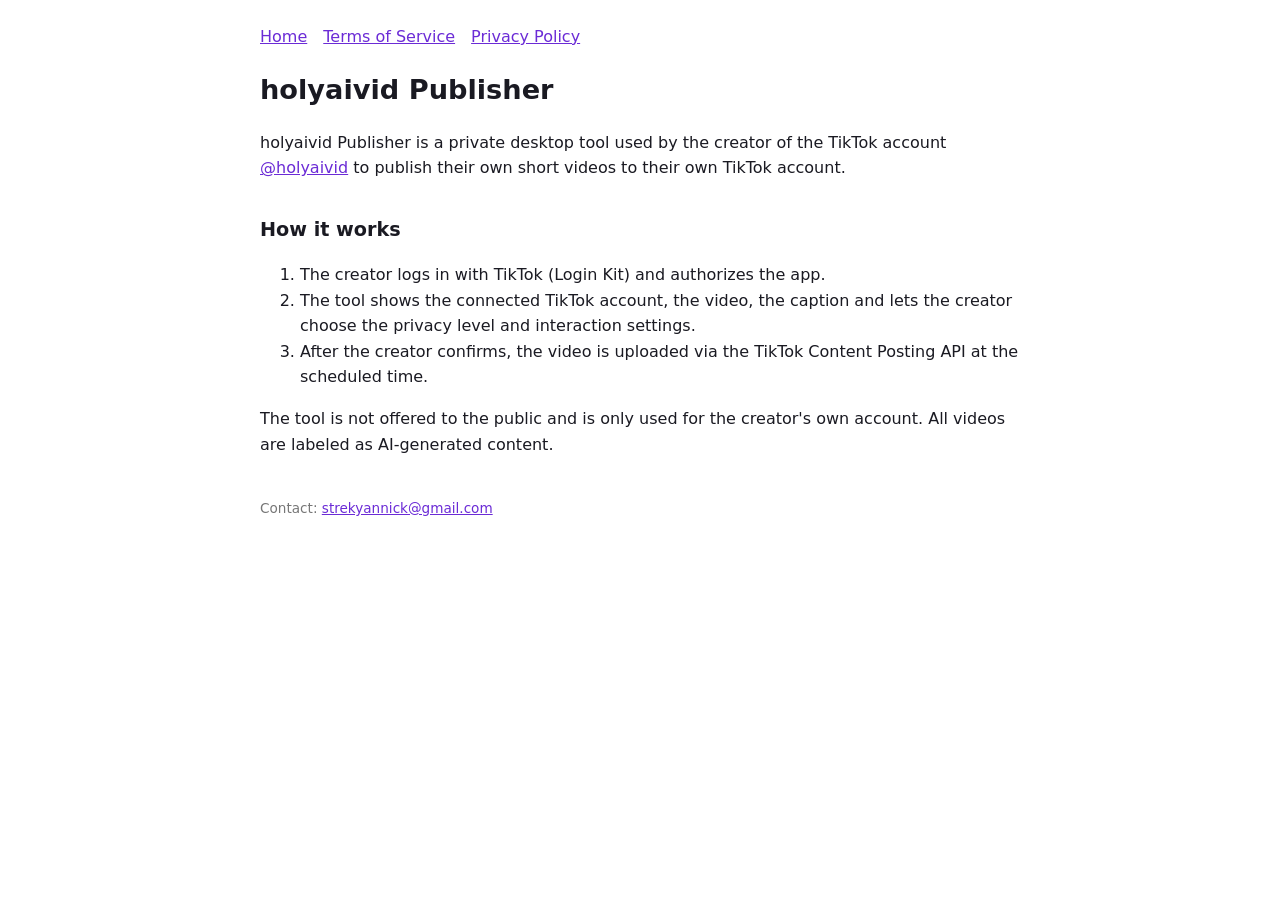
<file: index.html>
<!doctype html>
<html lang="en"><head><meta charset="utf-8"><meta name="viewport" content="width=device-width,initial-scale=1">
<title>holyaivid Publisher</title><link rel="stylesheet" href="style.css"></head>
<body>
<nav><a href="index.html">Home</a><a href="terms.html">Terms of Service</a><a href="privacy.html">Privacy Policy</a></nav>
<h1>holyaivid Publisher</h1>
<p>holyaivid Publisher is a private desktop tool used by the creator of the TikTok account
<a href="https://www.tiktok.com/@holyaivid">@holyaivid</a> to publish their own short videos to their own TikTok account.</p>
<h2>How it works</h2>
<ol>
<li>The creator logs in with TikTok (Login Kit) and authorizes the app.</li>
<li>The tool shows the connected TikTok account, the video, the caption and lets the creator choose the privacy level and interaction settings.</li>
<li>After the creator confirms, the video is uploaded via the TikTok Content Posting API at the scheduled time.</li>
</ol>
<p>The tool is not offered to the public and is only used for the creator's own account. All videos are labeled as AI-generated content.</p>
<footer>Contact: <a href="mailto:strekyannick@gmail.com">strekyannick@gmail.com</a></footer>
</body></html>
</file>
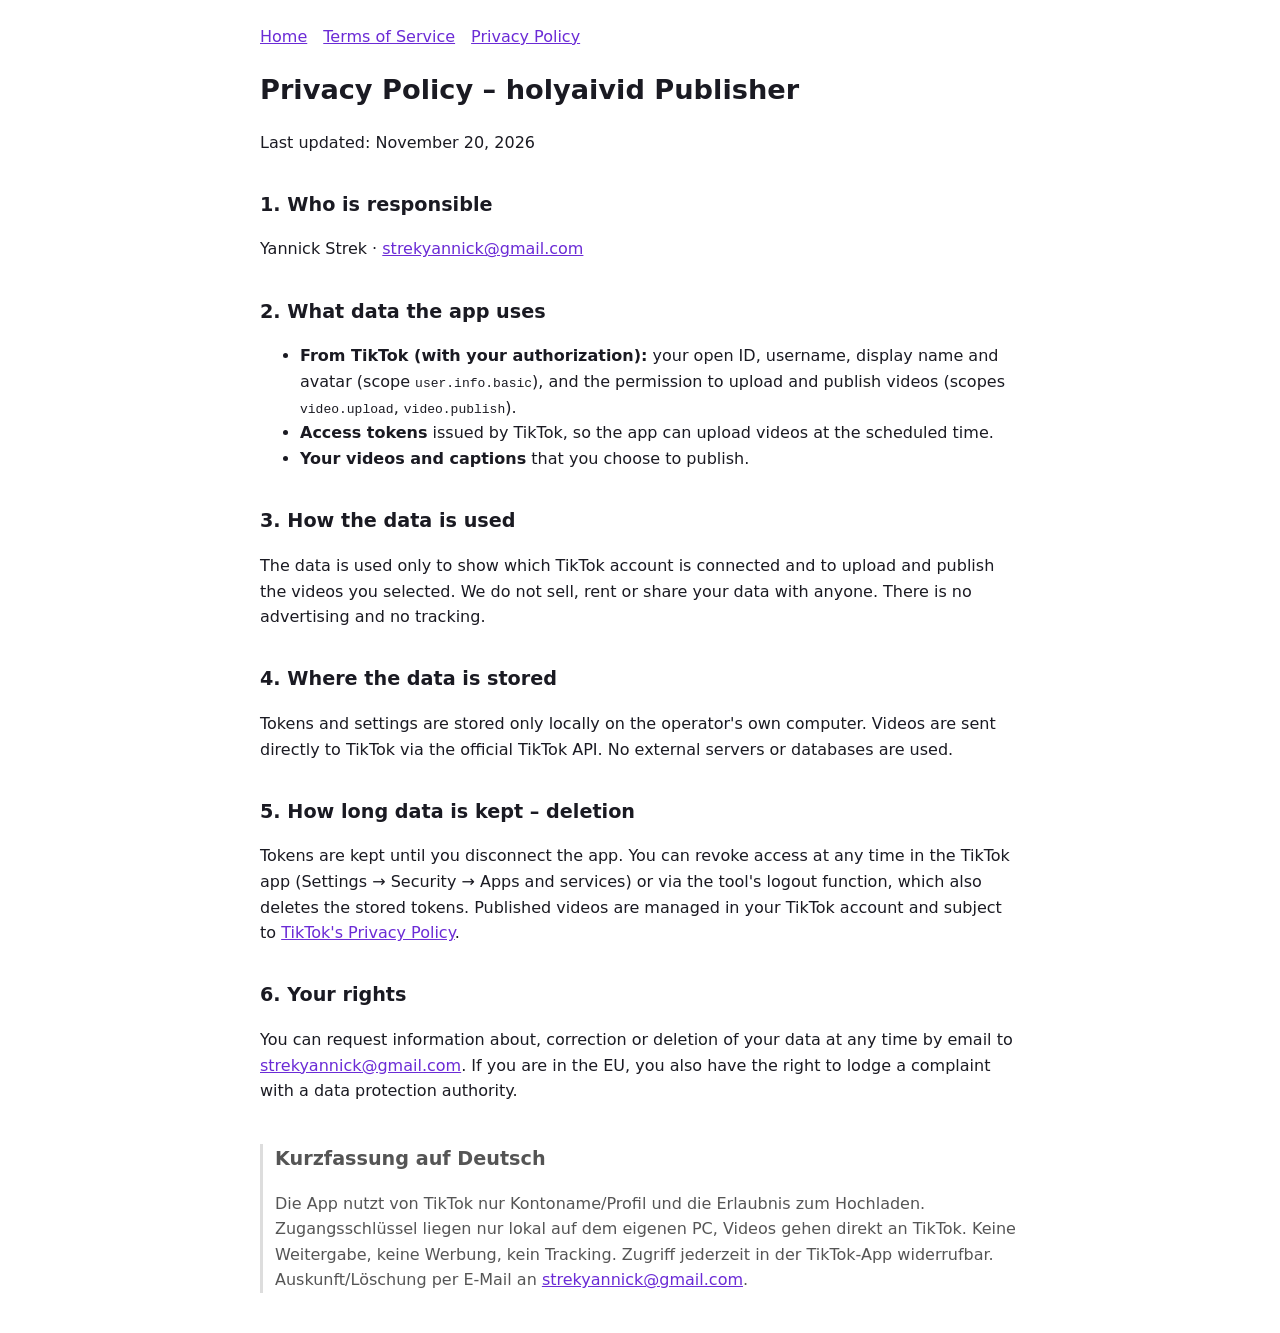
<file: privacy.html>
<!doctype html>
<html lang="en"><head><meta charset="utf-8"><meta name="viewport" content="width=device-width,initial-scale=1">
<title>Privacy Policy</title><link rel="stylesheet" href="style.css"></head>
<body>
<nav><a href="index.html">Home</a><a href="terms.html">Terms of Service</a><a href="privacy.html">Privacy Policy</a></nav>
<h1>Privacy Policy – holyaivid Publisher</h1>
<p>Last updated: November 20, 2026</p>

<h2>1. Who is responsible</h2>
<p>Yannick Strek · <a href="mailto:strekyannick@gmail.com">strekyannick@gmail.com</a></p>

<h2>2. What data the app uses</h2>
<ul>
<li><b>From TikTok (with your authorization):</b> your open ID, username, display name and avatar
(scope <code>user.info.basic</code>), and the permission to upload and publish videos
(scopes <code>video.upload</code>, <code>video.publish</code>).</li>
<li><b>Access tokens</b> issued by TikTok, so the app can upload videos at the scheduled time.</li>
<li><b>Your videos and captions</b> that you choose to publish.</li>
</ul>

<h2>3. How the data is used</h2>
<p>The data is used only to show which TikTok account is connected and to upload and publish the videos you
selected. We do not sell, rent or share your data with anyone. There is no advertising and no tracking.</p>

<h2>4. Where the data is stored</h2>
<p>Tokens and settings are stored only locally on the operator's own computer. Videos are sent directly to TikTok
via the official TikTok API. No external servers or databases are used.</p>

<h2>5. How long data is kept – deletion</h2>
<p>Tokens are kept until you disconnect the app. You can revoke access at any time in the TikTok app
(Settings → Security → Apps and services) or via the tool's logout function, which also deletes the stored tokens.
Published videos are managed in your TikTok account and subject to
<a href="https://www.tiktok.com/legal/privacy-policy">TikTok's Privacy Policy</a>.</p>

<h2>6. Your rights</h2>
<p>You can request information about, correction or deletion of your data at any time by email to <a href="mailto:strekyannick@gmail.com">strekyannick@gmail.com</a>.
If you are in the EU, you also have the right to lodge a complaint with a data protection authority.</p>

<div class="de">
<h2>Kurzfassung auf Deutsch</h2>
<p>Die App nutzt von TikTok nur Kontoname/Profil und die Erlaubnis zum Hochladen. Zugangsschlüssel liegen nur lokal
auf dem eigenen PC, Videos gehen direkt an TikTok. Keine Weitergabe, keine Werbung, kein Tracking. Zugriff jederzeit
in der TikTok-App widerrufbar. Auskunft/Löschung per E-Mail an <a href="mailto:strekyannick@gmail.com">strekyannick@gmail.com</a>.</p>
</div>
</body></html>
</file>
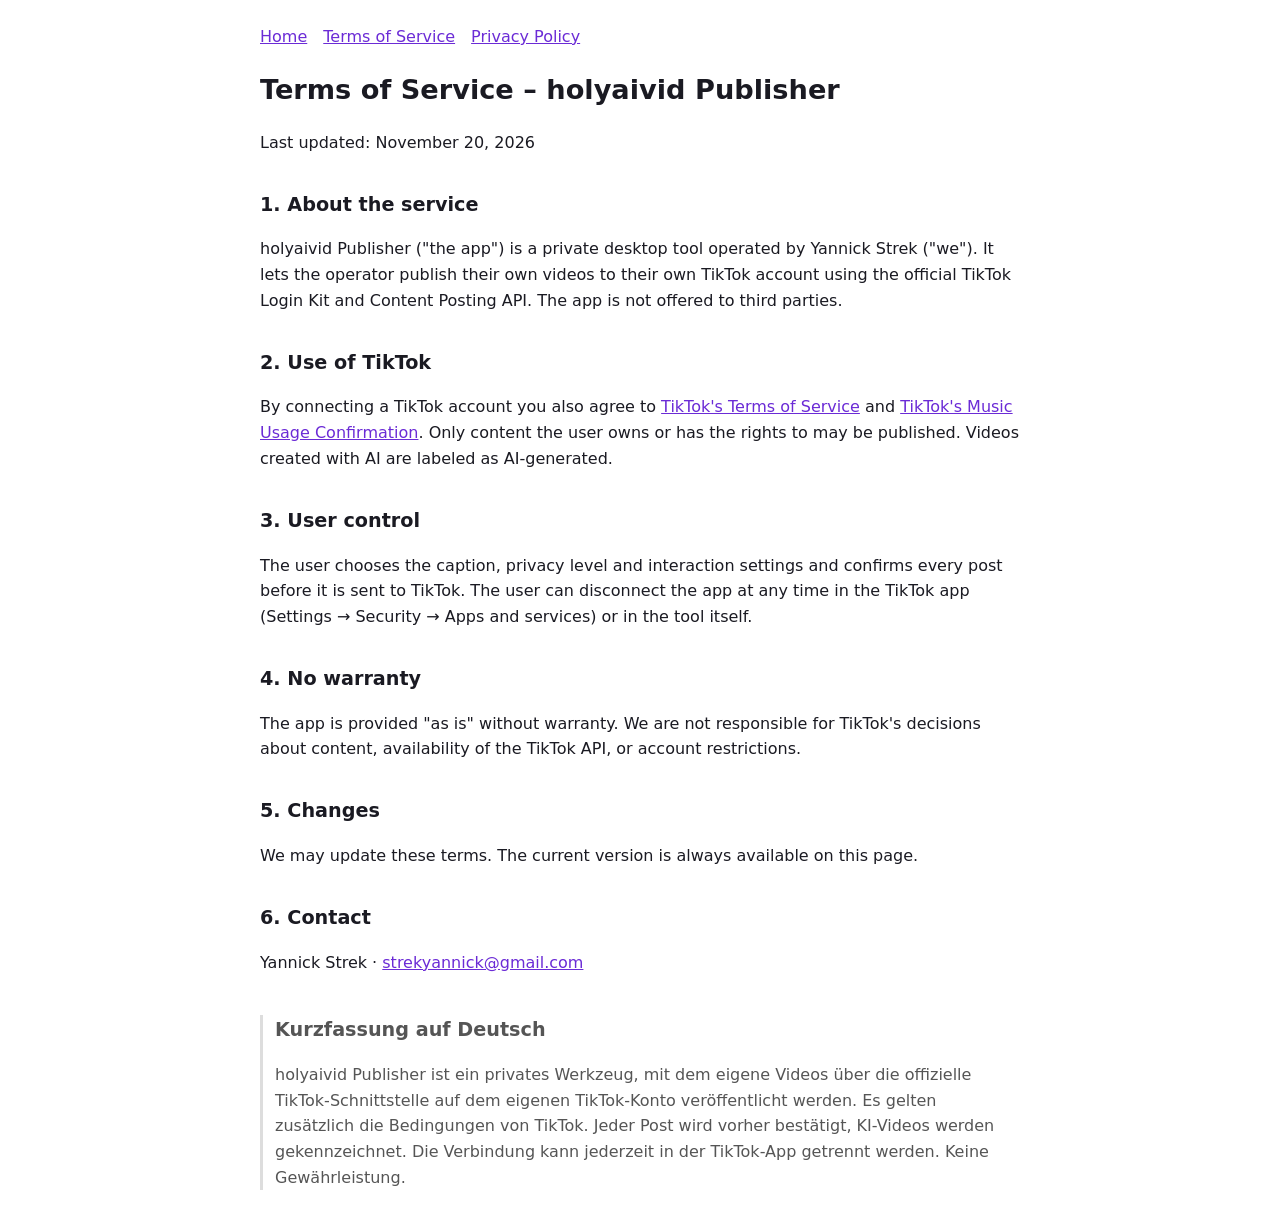
<file: terms.html>
<!doctype html>
<html lang="en"><head><meta charset="utf-8"><meta name="viewport" content="width=device-width,initial-scale=1">
<title>Terms of Service</title><link rel="stylesheet" href="style.css"></head>
<body>
<nav><a href="index.html">Home</a><a href="terms.html">Terms of Service</a><a href="privacy.html">Privacy Policy</a></nav>
<h1>Terms of Service – holyaivid Publisher</h1>
<p>Last updated: November 20, 2026</p>

<h2>1. About the service</h2>
<p>holyaivid Publisher ("the app") is a private desktop tool operated by Yannick Strek ("we"). It lets the
operator publish their own videos to their own TikTok account using the official TikTok Login Kit and Content Posting API.
The app is not offered to third parties.</p>

<h2>2. Use of TikTok</h2>
<p>By connecting a TikTok account you also agree to
<a href="https://www.tiktok.com/legal/terms-of-service">TikTok's Terms of Service</a> and
<a href="https://www.tiktok.com/legal/page/global/music-usage-confirmation/en">TikTok's Music Usage Confirmation</a>.
Only content the user owns or has the rights to may be published. Videos created with AI are labeled as AI-generated.</p>

<h2>3. User control</h2>
<p>The user chooses the caption, privacy level and interaction settings and confirms every post before it is sent to
TikTok. The user can disconnect the app at any time in the TikTok app (Settings → Security → Apps and services) or in
the tool itself.</p>

<h2>4. No warranty</h2>
<p>The app is provided "as is" without warranty. We are not responsible for TikTok's decisions about content,
availability of the TikTok API, or account restrictions.</p>

<h2>5. Changes</h2>
<p>We may update these terms. The current version is always available on this page.</p>

<h2>6. Contact</h2>
<p>Yannick Strek · <a href="mailto:strekyannick@gmail.com">strekyannick@gmail.com</a></p>

<div class="de">
<h2>Kurzfassung auf Deutsch</h2>
<p>holyaivid Publisher ist ein privates Werkzeug, mit dem eigene Videos über die offizielle
TikTok-Schnittstelle auf dem eigenen TikTok-Konto veröffentlicht werden. Es gelten zusätzlich die Bedingungen von TikTok.
Jeder Post wird vorher bestätigt, KI-Videos werden gekennzeichnet. Die Verbindung kann jederzeit in der TikTok-App
getrennt werden. Keine Gewährleistung.</p>
</div>
</body></html>
</file>
<file: style.css>
body{font-family:system-ui,Segoe UI,Arial,sans-serif;max-width:760px;margin:0 auto;padding:24px 16px;line-height:1.6;color:#1a1a22;background:#fff}
h1{font-size:1.7rem}h2{font-size:1.2rem;margin-top:1.8em}
a{color:#6b2bd6}nav a{margin-right:16px}
.de{color:#555;border-left:3px solid #ddd;padding-left:12px;margin-top:2.5em}
footer{margin-top:3em;font-size:.85rem;color:#777}
</file>
